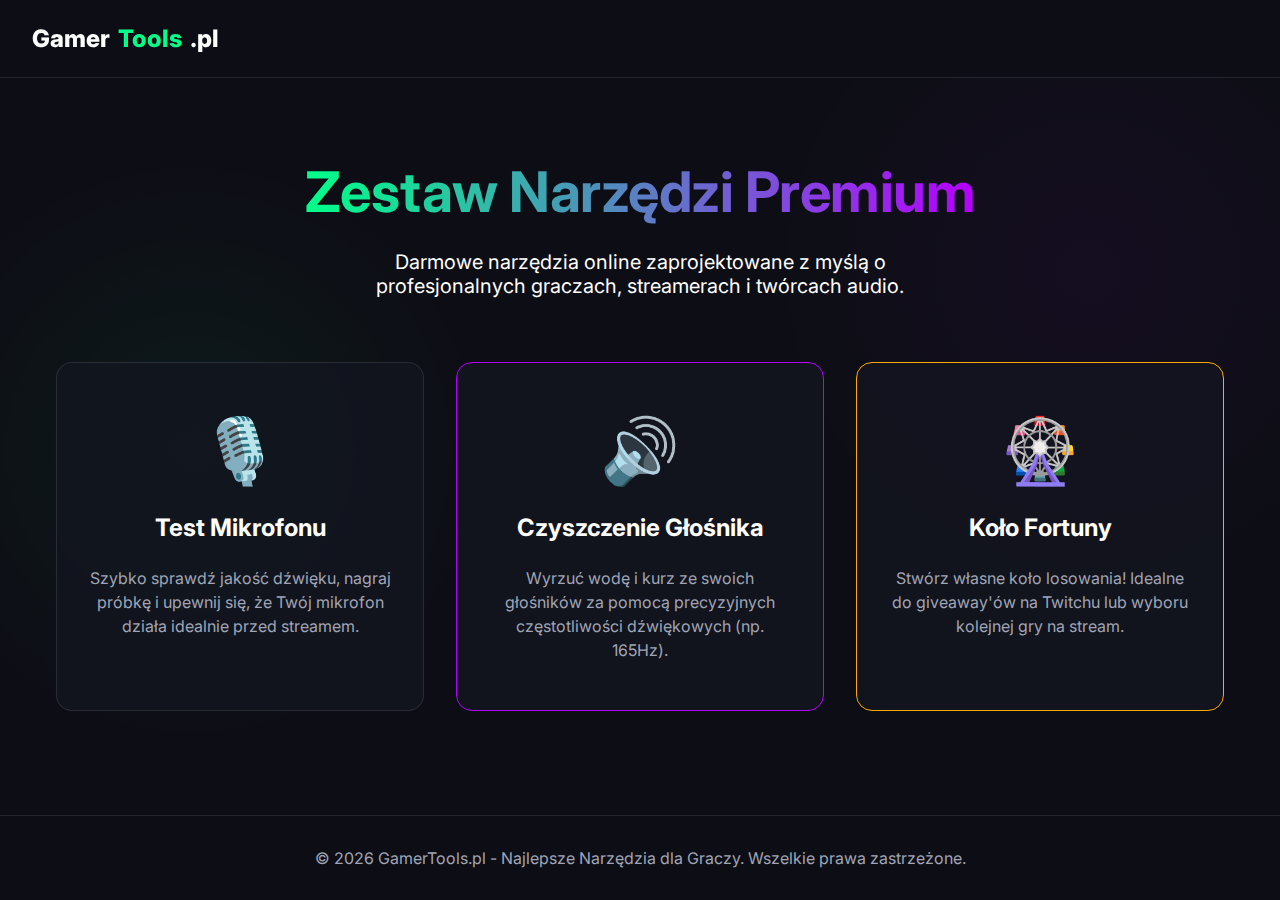
<file: index.html>
<!DOCTYPE html>
<html lang="pl">
<head>
    <meta charset="UTF-8">
    <meta name="viewport" content="width=device-width, initial-scale=1.0">
    <title>GamerTools.pl - Najlepsze Narzędzia dla Graczy i Streamerów</title>
    <meta name="description" content="Kolekcja darmowych narzędzi dla graczy. Przetestuj mikrofon online, wyczyść głośnik z wody i kurzu, stwórz własne koło fortuny.">
    <meta name="keywords" content="narzędzia dla graczy, test mikrofonu, czyszczenie głośnika, koło fortuny, web tools">
    <meta name="robots" content="index, follow">
        <meta name="google-site-verification" content="nsSO2STgIPS3Lub8CflWPER5SWYB-0OvEonJUPB_ysQ" />
    <link rel="canonical" href="https://narzedzia-graczy.github.io/poland/">

    <!-- Open Graph Tags -->
    <meta property="og:title" content="GamerTools.pl - Najlepsze Narzędzia dla Graczy i Streamerów">
    <meta property="og:description" content="Kolekcja darmowych narzędzi dla graczy. Przetestuj mikrofon, wyczyść głośnik z wody i kurzu, stwórz własne koło fortuny.">
    <meta property="og:type" content="website">
    <meta property="og:url" content="https://narzedzia-graczy.github.io/poland/">

    <!-- Schema Markup -->
    <script type="application/ld+json">
    {
      "@context": "https://schema.org",
      "@type": "WebSite",
      "name": "GamerTools.pl",
      "url": "https://narzedzia-graczy.github.io/poland/",
      "description": "Kolekcja darmowych narzędzi dla graczy online"
    }
    </script>

    <link href="https://fonts.googleapis.com/css2?family=Inter:wght@400;500;600;700&family=Outfit:wght@700;800&display=swap" rel="stylesheet">
    <link rel="stylesheet" href="assets/css/style.css">
    <style>
        .tools-grid {
            display: grid;
            grid-template-columns: repeat(auto-fit, minmax(300px, 1fr));
            gap: 2rem;
            margin-top: 3rem;
        }

        .tool-card {
            background: var(--panel-bg);
            border: 1px solid var(--border-color);
            border-radius: 16px;
            padding: 3rem 2rem;
            text-align: center;
            transition: all 0.3s ease;
            text-decoration: none;
            display: flex;
            flex-direction: column;
            align-items: center;
            gap: 1.5rem;
            position: relative;
            overflow: hidden;
        }

        .tool-card::before {
            content: '';
            position: absolute;
            top: 0;
            left: 0;
            right: 0;
            bottom: 0;
            background: radial-gradient(circle at center, rgba(0, 255, 136, 0.1), transparent 70%);
            opacity: 0;
            transition: opacity 0.3s ease;
        }

        .tool-card:hover {
            transform: translateY(-5px);
            box-shadow: var(--glass-shadow), var(--neon-glow);
            border-color: var(--primary-color);
        }

        .tool-card:hover::before {
            opacity: 1;
        }

        .tool-icon {
            font-size: 4rem;
            z-index: 1;
        }

        .tool-title {
            color: var(--text-main);
            font-size: 1.5rem;
            font-weight: 700;
            z-index: 1;
        }

        .tool-desc {
            color: var(--text-muted);
            font-size: 1rem;
            line-height: 1.5;
            z-index: 1;
        }
    </style>
</head>

<body>
    <header>
        <a href="/" class="logo">Gamer<span>Tools</span>.pl</a>
    </header>

    <main>
        <div class="text-center" style="margin-top: 2rem; margin-bottom: 4rem;">
            <h1 class="gradient-text mb-3" style="font-size: 3.5rem;">Zestaw Narzędzi Premium</h1>
            <p class="text-muted" style="font-size: 1.25rem; max-width: 600px; margin: 0 auto;">
                Darmowe narzędzia online zaprojektowane z myślą o profesjonalnych graczach, streamerach i twórcach
                audio.
            </p>
        </div>

        <div class="tools-grid">
            <a href="test-mikrofonu/" class="tool-card">
                <div class="tool-icon">🎙️</div>
                <div class="tool-title">Test Mikrofonu</div>
                <div class="tool-desc">Szybko sprawdź jakość dźwięku, nagraj próbkę i upewnij się, że Twój mikrofon
                    działa idealnie przed streamem.</div>
            </a>
            <a href="czyszczenie-glosnika/" class="tool-card" style="border-color: var(--secondary-color);">
                <div class="tool-icon">🔊</div>
                <div class="tool-title">Czyszczenie Głośnika</div>
                <div class="tool-desc">Wyrzuć wodę i kurz ze swoich głośników za pomocą precyzyjnych częstotliwości
                    dźwiękowych (np. 165Hz).</div>
            </a>
            <a href="kolo-fortuny/" class="tool-card" style="border-color: #ffaa00;">
                <div class="tool-icon">🎡</div>
                <div class="tool-title">Koło Fortuny</div>
                <div class="tool-desc">Stwórz własne koło losowania! Idealne do giveaway'ów na Twitchu lub wyboru
                    kolejnej gry na stream.</div>
            </a>
        </div>
    </main>

    <footer>
        <p>&copy; 2026 GamerTools.pl - Najlepsze Narzędzia dla Graczy. Wszelkie prawa zastrzeżone.</p>
    </footer>
</body>
</html>
</file>
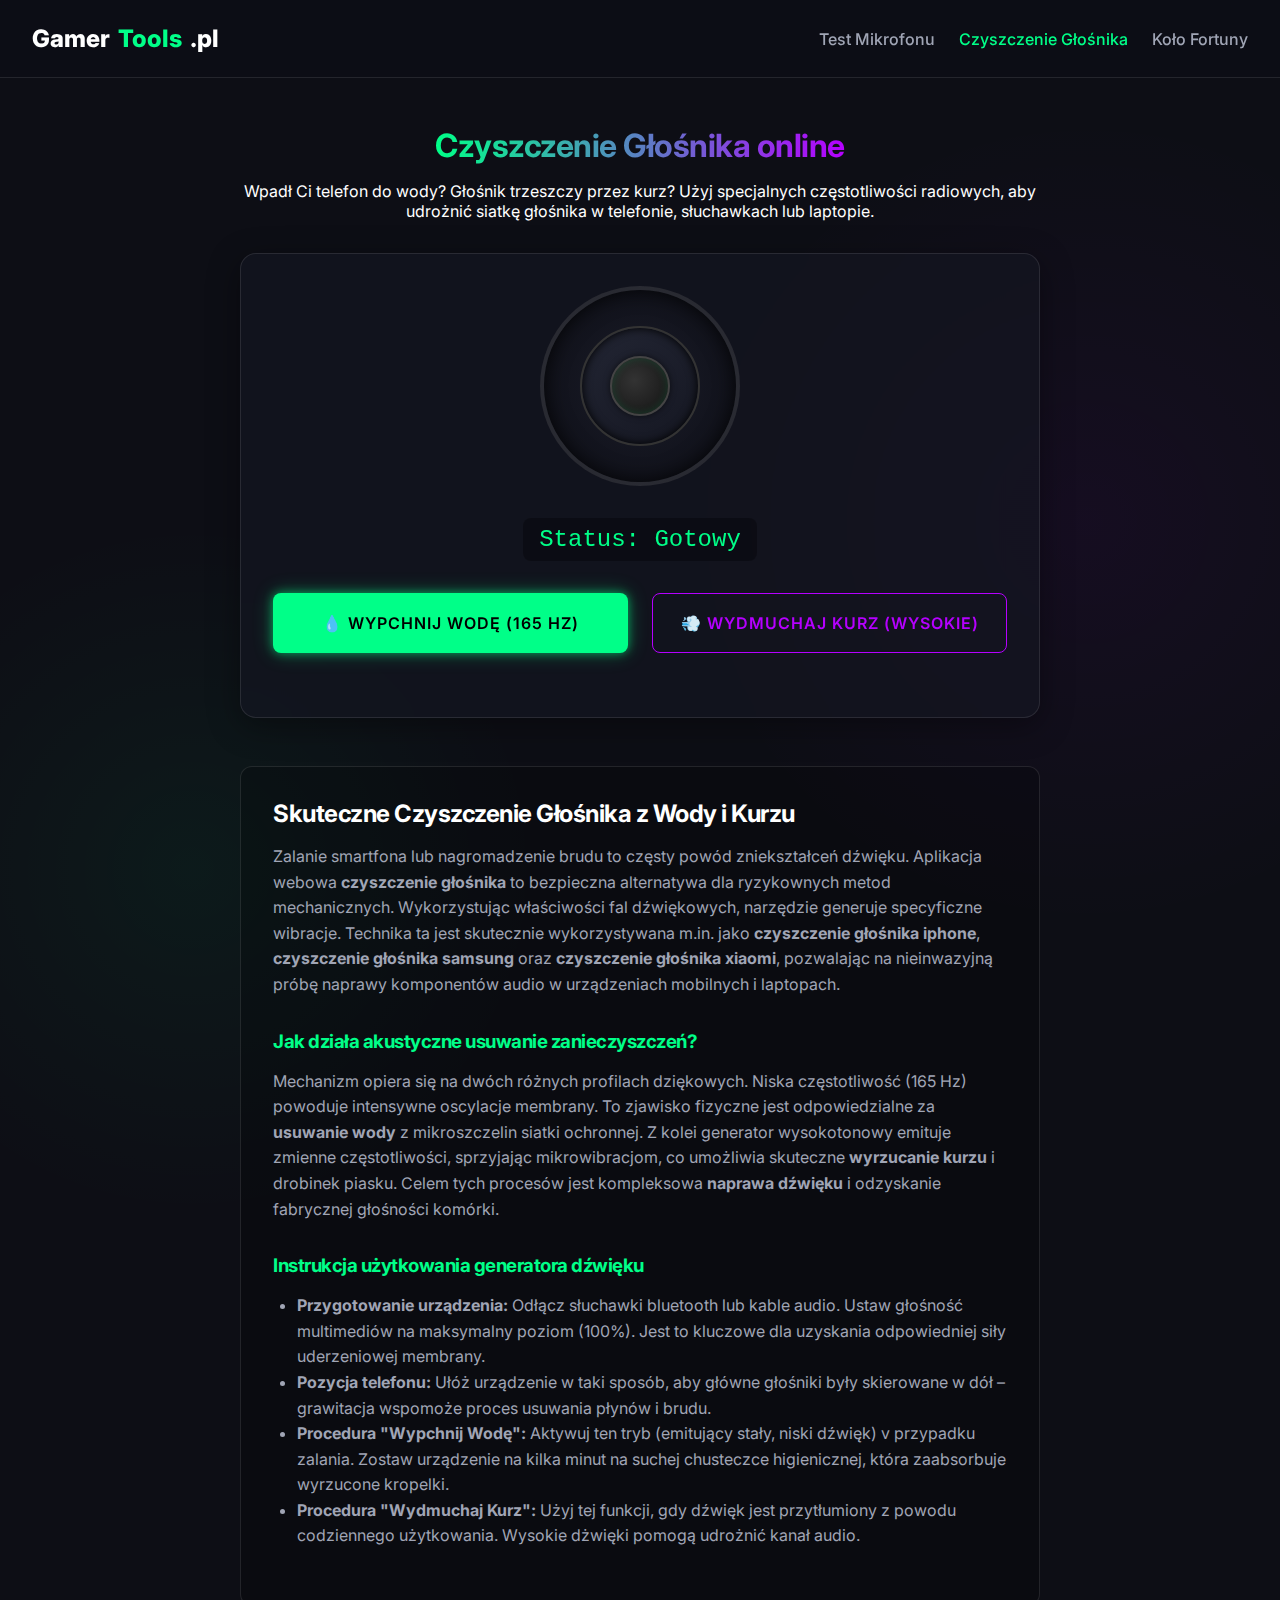
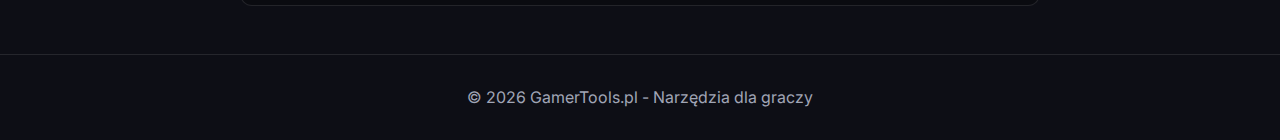
<file: czyszczenie-glosnika/index.html>
<!DOCTYPE html>
<html lang="pl">
<head>
    <meta charset="UTF-8">
    <meta name="viewport" content="width=device-width, initial-scale=1.0">
    <title>Czyszczenie Głośnika z Wody i Kurzu - Fix My Speaker | Gamer Tools</title>
    <meta name="description" content="Darmowe narzędzie do czyszczenia głośnika z wody i kurzu. Wykorzystaj specjalne częstotliwości (np. 165Hz), aby odblokować głośnik w telefonie lub słuchawkach.">
    <meta name="keywords" content="czyszczenie głośnika, usuń wodę z głośnika, czyszczenie kurzu głośnik, fix my speaker, 165hz dźwięk">
    <meta name="robots" content="index, follow">
    <link rel="canonical" href="https://narzedzia-graczy.github.io/poland/czyszczenie-glosnika/">

    <!-- Open Graph Tags -->
    <meta property="og:title" content="Czyszczenie Głośnika z Wody i Kurzu - Fix My Speaker | Gamer Tools">
    <meta property="og:description" content="Zalany telefon? Użyj naszego darmowego narzędzia webowego 165Hz, aby wypchnąć wodę i usunąć kurz z głośnika.">
    <meta property="og:type" content="website">
    <meta property="og:url" content="https://narzedzia-graczy.github.io/poland/czyszczenie-glosnika/">

    <!-- Schema Markup -->
    <script type="application/ld+json">
    {
      "@context": "https://schema.org",
      "@type": "WebApplication",
      "name": "Czyszczenie Głośnika",
      "url": "https://narzedzia-graczy.github.io/poland/czyszczenie-glosnika/",
      "applicationCategory": "UtilityApplication",
      "operatingSystem": "All",
      "description": "Narzędzie audio emitujące fale 165Hz, zaprojektowane do usuwania wody i kurzu z głośników smartfonów i laptopów."
    }
    </script>

    <link href="https://fonts.googleapis.com/css2?family=Inter:wght@400;500;600;700&family=Outfit:wght@700;800&display=swap" rel="stylesheet">
    <link rel="stylesheet" href="../assets/css/style.css">

    <style>
        .tool-container {
            max-width: 800px;
            margin: 0 auto;
        }

        .speaker-mockup {
            width: 200px;
            height: 200px;
            margin: 0 auto 2rem;
            background: radial-gradient(circle at center, #1a1c29 0%, #0d0e15 100%);
            border: 4px solid var(--border-color);
            border-radius: 50%;
            display: flex;
            align-items: center;
            justify-content: center;
            position: relative;
            box-shadow: inset 0 0 20px rgba(0, 0, 0, 0.8);
            transition: all 0.1s ease;
        }

        .speaker-cone {
            width: 120px;
            height: 120px;
            background: linear-gradient(145deg, #222533, #151722);
            border-radius: 50%;
            border: 2px solid #333;
            box-shadow: inset 0 0 10px #000;
        }

        .speaker-center {
            width: 60px;
            height: 60px;
            background: radial-gradient(circle at 40% 40%, #333, #111);
            border-radius: 50%;
            position: absolute;
            top: 50%;
            left: 50%;
            transform: translate(-50%, -50%);
            border: 2px solid #444;
            box-shadow: inset 0 0 8px rgba(0, 255, 136, 0.15), 0 0 6px rgba(0, 0, 0, 0.6);
        }

        /* Animation classes */
        .vibrate-water {
            animation: shakeWater 0.05s linear infinite;
            border-color: var(--primary-color);
            box-shadow: 0 0 30px rgba(0, 255, 136, 0.4);
        }

        .vibrate-dust {
            animation: shakeDust 0.02s linear infinite;
            border-color: var(--secondary-color);
            box-shadow: 0 0 30px rgba(181, 0, 255, 0.4);
        }

        @keyframes shakeWater {
            0% { transform: translate(1px, 1px) rotate(0deg); }
            10% { transform: translate(-1px, -2px) rotate(-1deg); }
            20% { transform: translate(-3px, 0px) rotate(1deg); }
            30% { transform: translate(3px, 2px) rotate(0deg); }
            40% { transform: translate(1px, -1px) rotate(1deg); }
            50% { transform: translate(-1px, 2px) rotate(-1deg); }
            60% { transform: translate(-3px, 1px) rotate(0deg); }
            70% { transform: translate(3px, 1px) rotate(-1deg); }
            80% { transform: translate(-1px, -1px) rotate(1deg); }
            90% { transform: translate(1px, 2px) rotate(0deg); }
            100% { transform: translate(1px, -2px) rotate(-1deg); }
        }

        @keyframes shakeDust {
            0% { transform: translate(0.5px, 0.5px); }
            50% { transform: translate(-0.5px, -0.5px); }
            100% { transform: translate(0.5px, 0.5px); }
        }

        .controls {
            display: grid;
            grid-template-columns: 1fr 1fr;
            gap: 1.5rem;
            margin-bottom: 2rem;
        }

        @media (max-width: 600px) {
            .controls {
                grid-template-columns: 1fr;
            }
        }

        .stop-btn {
            width: 100%;
            background: #ff3366 !important;
            color: white !important;
            box-shadow: 0 0 15px rgba(255, 51, 102, 0.5) !important;
            display: none;
        }

        .stop-btn.show {
            display: inline-flex;
        }

        .freq-display {
            font-size: 1.5rem;
            font-family: monospace;
            color: var(--primary-color);
            background: rgba(0, 0, 0, 0.3);
            padding: 0.5rem 1rem;
            border-radius: 8px;
            display: inline-block;
            margin-bottom: 2rem;
        }
    </style>
</head>

<body>

    <header>
        <a href="../" class="logo">Gamer<span>Tools</span>.pl</a>
        <nav class="nav-links">
            <a href="/poland/test-mikrofonu">Test Mikrofonu</a>
            <a href="/poland/czyszczenie-glosnika" class="active">Czyszczenie Głośnika</a>
            <a href="/poland/kolo-fortuny">Koło Fortuny</a>
        </nav>
    </header>

    <main>
        <div class="tool-container text-center">
            <h1 class="gradient-text mb-2">Czyszczenie Głośnika online</h1>
            <p class="text-muted mb-4">Wpadł Ci telefon do wody? Głośnik trzeszczy przez kurz? Użyj specjalnych
                częstotliwości radiowych, aby udrożnić siatkę głośnika w telefonie, słuchawkach lub laptopie.</p>

            <div class="glass-panel">
                <div class="speaker-mockup" id="speakerIcon">
                    <div class="speaker-cone"></div>
                    <div class="speaker-center"></div>
                </div>

                <div class="freq-display" id="freqDisplay">Status: Gotowy</div>

                <div class="controls" id="actionControls">
                    <button class="btn btn-primary" id="btnWater" style="height: 60px;">
                        💧 Wypchnij Wodę (165 Hz)
                    </button>
                    <button class="btn btn-secondary" id="btnDust" style="height: 60px;">
                        💨 Wydmuchaj Kurz (Wysokie)
                    </button>
                </div>

                <button class="btn stop-btn" id="btnStop" style="height: 60px;">
                    <svg width="24" height="24" viewBox="0 0 24 24" fill="none" stroke="currentColor" stroke-width="2" stroke-linecap="round" stroke-linejoin="round">
                        <rect x="3" y="3" width="18" height="18" rx="2" ry="2"></rect>
                    </svg>
                    ZATRZYMAJ DŹWIĘK
                </button>
            </div>

            <div style="margin-top: 3rem; text-align: left; background: rgba(0,0,0,0.2); padding: 2rem; border-radius: 12px; border: 1px solid var(--border-color);">
                <h2 class="mb-2">Skuteczne Czyszczenie Głośnika z Wody i Kurzu</h2>
                <p style="color: var(--text-muted); line-height: 1.6; margin-bottom: 1rem;">
                    Zalanie smartfona lub nagromadzenie brudu to częsty powód zniekształceń dźwięku. Aplikacja webowa
                    <strong>czyszczenie głośnika</strong> to bezpieczna alternatywa dla ryzykownych metod mechanicznych.
                    Wykorzystując właściwości fal dźwiękowych, narzędzie generuje specyficzne wibracje. Technika ta jest
                    skutecznie wykorzystywana m.in. jako <strong>czyszczenie głośnika iphone</strong>,
                    <strong>czyszczenie głośnika samsung</strong> oraz <strong>czyszczenie głośnika xiaomi</strong>,
                    pozwalając na nieinwazyjną próbę naprawy komponentów audio w urządzeniach mobilnych i laptopach.
                </p>

                <h3 class="mb-2" style="color: var(--primary-color); margin-top: 2rem;">Jak działa akustyczne usuwanie
                    zanieczyszczeń?</h3>
                <p style="color: var(--text-muted); line-height: 1.6; margin-bottom: 1rem;">
                    Mechanizm opiera się na dwóch różnych profilach dziękowych. Niska częstotliwość (165 Hz) powoduje
                    intensywne oscylacje membrany. To zjawisko fizyczne jest odpowiedzialne za <strong>usuwanie
                        wody</strong> z mikroszczelin siatki ochronnej. Z kolei generator wysokotonowy emituje zmienne
                    częstotliwości, sprzyjając mikrowibracjom, co umożliwia skuteczne <strong>wyrzucanie kurzu</strong>
                    i drobinek piasku. Celem tych procesów jest kompleksowa <strong>naprawa dźwięku</strong> i
                    odzyskanie fabrycznej głośności komórki.
                </p>

                <h3 class="mb-2" style="color: var(--primary-color); margin-top: 2rem;">Instrukcja użytkowania
                    generatora dźwięku</h3>
                <ul style="color: var(--text-muted); line-height: 1.6; padding-left: 1.5rem; margin-bottom: 1.5rem;">
                    <li><strong>Przygotowanie urządzenia:</strong> Odłącz słuchawki bluetooth lub kable audio. Ustaw
                        głośność multimediów na maksymalny poziom (100%). Jest to kluczowe dla uzyskania odpowiedniej
                        siły uderzeniowej membrany.</li>
                    <li><strong>Pozycja telefonu:</strong> Ułóż urządzenie w taki sposób, aby główne głośniki były
                        skierowane w dół – grawitacja wspomoże proces usuwania płynów i brudu.</li>
                    <li><strong>Procedura "Wypchnij Wodę":</strong> Aktywuj ten tryb (emitujący stały, niski dźwięk) v
                        przypadku zalania. Zostaw urządzenie na kilka minut na suchej chusteczce higienicznej, która
                        zaabsorbuje wyrzucone kropelki.</li>
                    <li><strong>Procedura "Wydmuchaj Kurz":</strong> Użyj tej funkcji, gdy dźwięk jest przytłumiony z
                        powodu codziennego użytkowania. Wysokie dżwięki pomogą udrożnić kanał audio.</li>
                </ul>
            </div>
        </div>
    </main>

    <footer>
        <p>&copy; 2026 GamerTools.pl - Narzędzia dla graczy</p>
    </footer>

    <script>
        const btnWater = document.getElementById('btnWater');
        const btnDust = document.getElementById('btnDust');
        const btnStop = document.getElementById('btnStop');
        const speakerIcon = document.getElementById('speakerIcon');
        const freqDisplay = document.getElementById('freqDisplay');
        const actionControls = document.getElementById('actionControls');

        let audioCtx;
        let oscillator;
        let gainNode;
        let activeInterval;

        function initAudio() {
            if (!audioCtx) {
                audioCtx = new (window.AudioContext || window.webkitAudioContext)();
            }
        }

        function playTone(type) {
            initAudio();
            stopTone();

            actionControls.style.display = 'none';
            btnStop.classList.add('show');

            oscillator = audioCtx.createOscillator();
            gainNode = audioCtx.createGain();

            oscillator.connect(gainNode);
            gainNode.connect(audioCtx.destination);

            if (type === 'water') {
                oscillator.type = 'sine';
                oscillator.frequency.value = 165;
                speakerIcon.className = 'speaker-mockup vibrate-water';
                freqDisplay.textContent = 'Głośność na MAX! (Odtwarzanie 165Hz)';
                freqDisplay.style.color = 'var(--primary-color)';
            } else if (type === 'dust') {
                oscillator.type = 'square';
                let freq = 800;

                activeInterval = setInterval(() => {
                    freq = freq > 1000 ? 500 : freq + 100;
                    if (oscillator) {
                        oscillator.frequency.setValueAtTime(freq, audioCtx.currentTime);
                    }
                }, 100);

                speakerIcon.className = 'speaker-mockup vibrate-dust';
                freqDisplay.textContent = 'Trwa wydmuchiwanie kurzu...';
                freqDisplay.style.color = 'var(--secondary-color)';
            }

            oscillator.start();
        }

        function stopTone() {
            if (oscillator) {
                oscillator.stop();
                oscillator.disconnect();
                oscillator = null;
            }
            if (activeInterval) {
                clearInterval(activeInterval);
            }
            if (audioCtx) {
                audioCtx.suspend();
                setTimeout(() => audioCtx.resume(), 50);
            }

            speakerIcon.className = 'speaker-mockup';
            freqDisplay.textContent = 'Status: Gotowy';
            freqDisplay.style.color = 'var(--text-muted)';

            actionControls.style.display = 'grid';
            btnStop.classList.remove('show');
        }

        btnWater.addEventListener('click', () => playTone('water'));
        btnDust.addEventListener('click', () => playTone('dust'));
        btnStop.addEventListener('click', stopTone);
    </script>
</body>
</html>
</file>
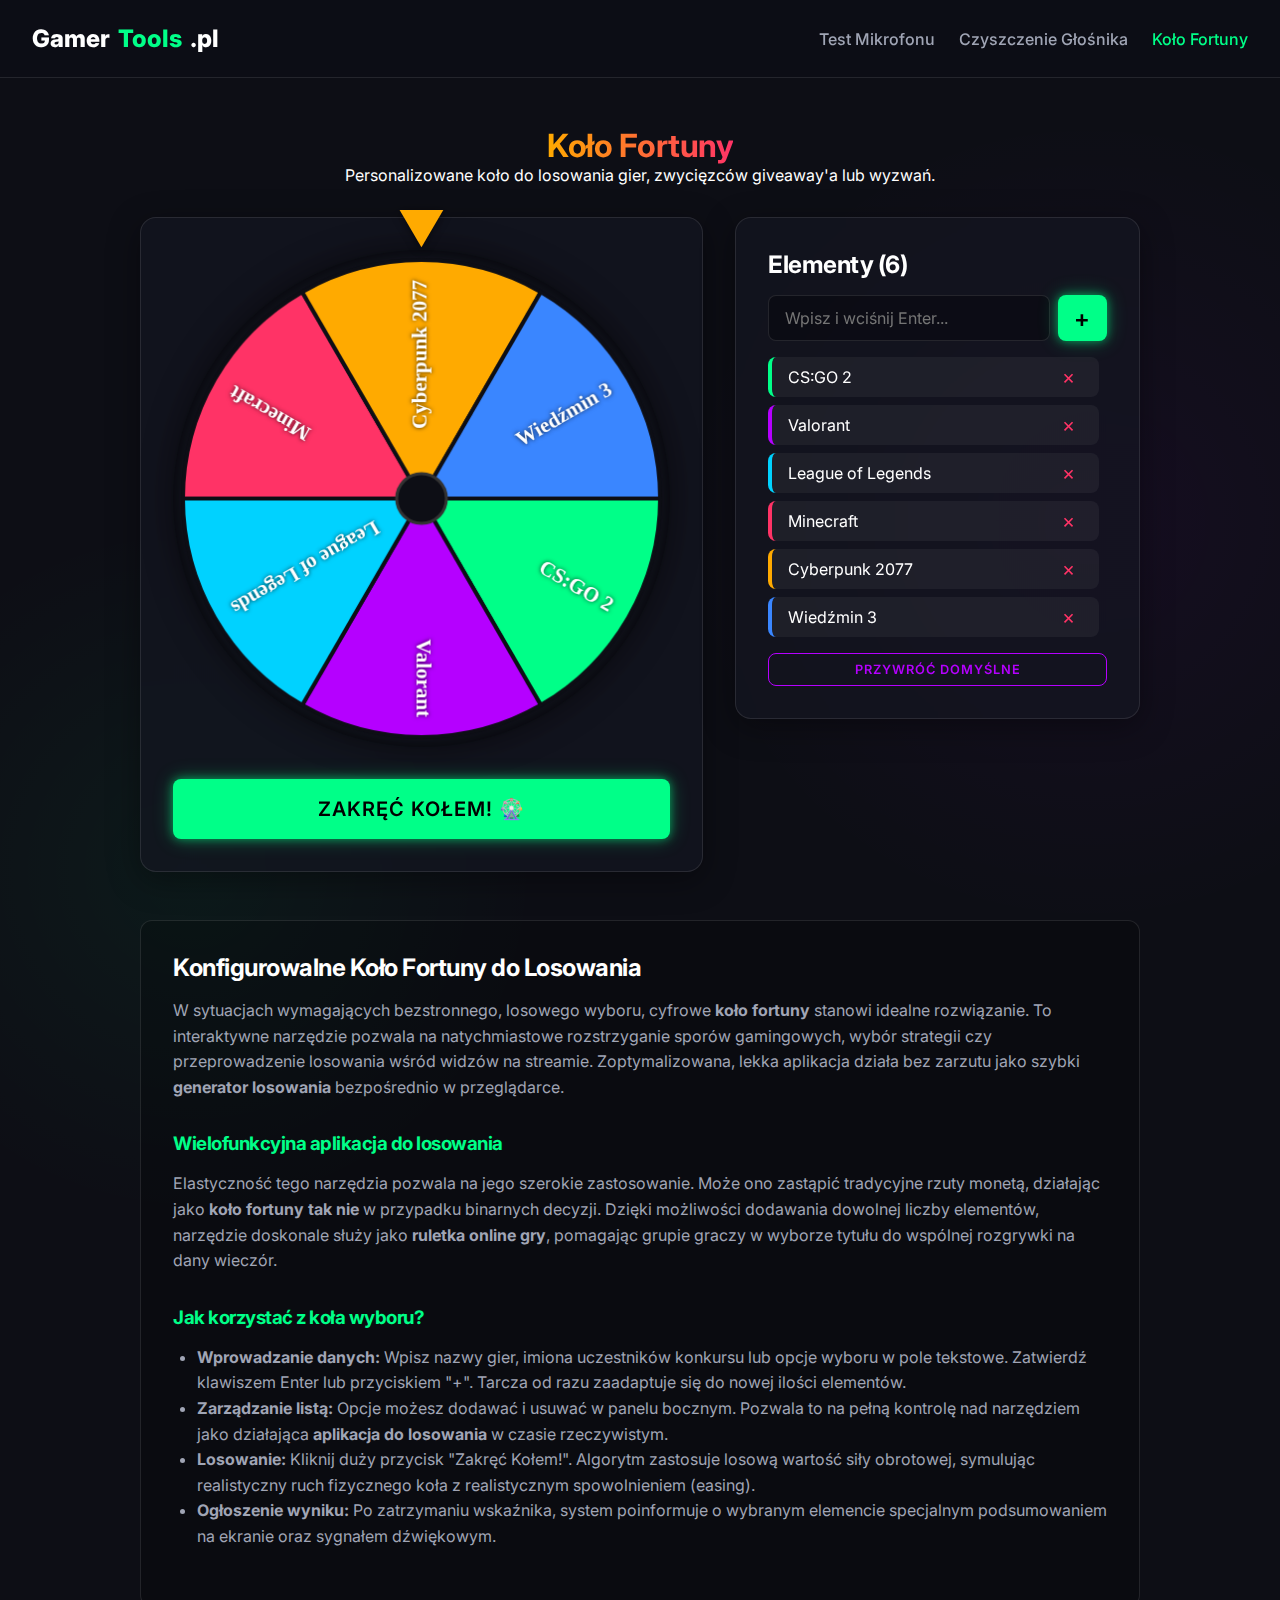
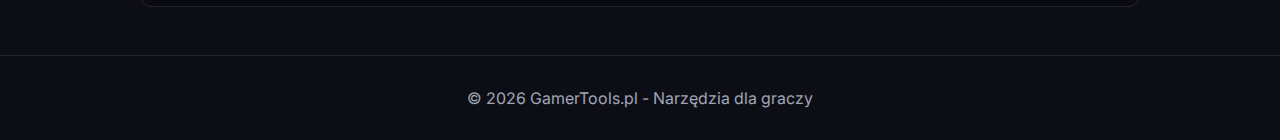
<file: kolo-fortuny/index.html>
<!DOCTYPE html>
<html lang="pl">
<head>
    <meta charset="UTF-8">
    <meta name="viewport" content="width=device-width, initial-scale=1.0">
    <title>Koło Fortuny - Losowanie Online dla Graczy | Gamer Tools</title>
    <meta name="description" content="Stwórz własne koło fortuny online. Idealne rozwiązanie do losowania gier, giveaway'ów na Twitchu i podejmowania losowych decyzji.">
    <meta name="keywords" content="koło fortuny, losowanie online, ruletka, wybór gry, narzędzia dla streamerów">
    <meta name="robots" content="index, follow">
    <link rel="canonical" href="https://narzedzia-graczy.github.io/poland/kolo-fortuny/">

    <!-- Open Graph Tags -->
    <meta property="og:title" content="Koło Fortuny - Losowanie Online dla Graczy | Gamer Tools">
    <meta property="og:description" content="Stwórz własne koło fortuny online. Idealne rozwiązanie do losowania gier, giveaway'ów.">
    <meta property="og:type" content="website">
    <meta property="og:url" content="https://narzedzia-graczy.github.io/poland/kolo-fortuny/">

    <!-- Schema Markup -->
    <script type="application/ld+json">
    {
      "@context": "https://schema.org",
      "@type": "WebApplication",
      "name": "Koło Fortuny",
      "url": "https://narzedzia-graczy.github.io/poland/kolo-fortuny/",
      "applicationCategory": "EntertainmentApplication",
      "operatingSystem": "All",
      "description": "Interaktywna aplikacja webowa do losowania opcji, gier i zwycięzców za pomocą wirtualnego koła fortuny."
    }
    </script>

    <link href="https://fonts.googleapis.com/css2?family=Inter:wght@400;500;600;700&family=Outfit:wght@700;800&display=swap" rel="stylesheet">
    <link rel="stylesheet" href="../assets/css/style.css">

    <style>
        .layout-grid {
            display: grid;
            grid-template-columns: 2fr 1fr;
            gap: 2rem;
            max-width: 1000px;
            margin: 0 auto;
            align-items: start;
        }

        @media (max-width: 768px) {
            .layout-grid {
                grid-template-columns: 1fr;
            }
        }

        .wheel-container {
            position: relative;
            display: flex;
            flex-direction: column;
            align-items: center;
            justify-content: center;
        }

        .pointer {
            position: absolute;
            top: -20px;
            left: 50%;
            transform: translateX(-50%);
            font-size: 3rem;
            color: #ffaa00;
            z-index: 10;
            filter: drop-shadow(0 2px 4px rgba(0, 0, 0, 0.5));
        }

        #wheelCanvas {
            border-radius: 50%;
            box-shadow: 0 0 30px rgba(0, 0, 0, 0.5), inset 0 0 20px rgba(0, 0, 0, 0.8);
            max-width: 100%;
            height: auto;
            transition: filter 0.3s ease;
        }

        .options-list {
            margin-top: 1rem;
            display: flex;
            flex-direction: column;
            gap: 0.5rem;
            max-height: 400px;
            overflow-y: auto;
            padding-right: 0.5rem;
        }

        /* Scrollbar styling */
        .options-list::-webkit-scrollbar {
            width: 6px;
        }

        .options-list::-webkit-scrollbar-track {
            background: rgba(0, 0, 0, 0.2);
            border-radius: 4px;
        }

        .options-list::-webkit-scrollbar-thumb {
            background: var(--primary-color);
            border-radius: 4px;
        }

        .option-item {
            display: flex;
            justify-content: space-between;
            align-items: center;
            background: rgba(255, 255, 255, 0.05);
            padding: 0.5rem 1rem;
            border-radius: 8px;
            border-left: 4px solid var(--primary-color);
        }

        .btn-remove {
            background: none;
            border: none;
            color: #ff3366;
            cursor: pointer;
            font-size: 1.25rem;
            padding: 0 0.5rem;
            transition: transform 0.2s;
        }

        .btn-remove:hover {
            transform: scale(1.2);
        }

        .input-group {
            display: flex;
            gap: 0.5rem;
            margin-top: 1rem;
        }

        .input-group input {
            flex: 1;
            padding: 0.75rem 1rem;
            border-radius: 8px;
            border: 1px solid var(--border-color);
            background: rgba(0, 0, 0, 0.3);
            color: white;
            font-size: 1rem;
        }

        .input-group input:focus {
            outline: none;
            border-color: var(--primary-color);
        }

        /* Winner Modal */
        .modal {
            display: none;
            position: fixed;
            top: 0;
            left: 0;
            width: 100%;
            height: 100%;
            background: rgba(0, 0, 0, 0.8);
            backdrop-filter: blur(5px);
            z-index: 1000;
            align-items: center;
            justify-content: center;
        }

        .modal.show {
            display: flex;
        }

        .modal-content {
            background: var(--panel-bg);
            border: 1px solid var(--primary-color);
            box-shadow: 0 0 50px rgba(0, 255, 136, 0.3);
            border-radius: 16px;
            padding: 3rem;
            text-align: center;
            animation: popIn 0.5s cubic-bezier(0.175, 0.885, 0.32, 1.275);
            max-width: 90%;
            width: 400px;
        }

        @keyframes popIn {
            0% { transform: scale(0.5); opacity: 0; }
            100% { transform: scale(1); opacity: 1; }
        }

        #winnerName {
            font-size: 2.5rem;
            color: #ffaa00;
            margin: 1.5rem 0;
            font-weight: 800;
            word-wrap: break-word;
        }
    </style>
</head>

<body>

    <header>
        <a href="../" class="logo">Gamer<span>Tools</span>.pl</a>
        <nav class="nav-links">
            <a href="/poland/test-mikrofonu">Test Mikrofonu</a>
            <a href="/poland/czyszczenie-glosnika">Czyszczenie Głośnika</a>
            <a href="/poland/kolo-fortuny" class="active">Koło Fortuny</a>
        </nav>
    </header>

    <main>
        <div class="text-center mb-4">
            <h1 class="gradient-text" style="background: linear-gradient(90deg, #ffaa00, #ff3366); -webkit-background-clip: text; background-clip: text;">Koło Fortuny</h1>
            <p class="text-muted">Personalizowane koło do losowania gier, zwycięzców giveaway'a lub wyzwań.</p>
        </div>

        <div class="layout-grid">
            <!-- Left: Wheel -->
            <div class="glass-panel wheel-container">
                <div class="pointer">▼</div>
                <canvas id="wheelCanvas" width="500" height="500"></canvas>

                <button id="btnSpin" class="btn btn-primary" style="margin-top: 2rem; width: 100%; height: 60px; font-size: 1.25rem;">
                    Zakręć Kołem! 🎡
                </button>
            </div>

            <!-- Right: Options -->
            <div class="glass-panel">
                <h2 class="mb-2">Elementy (<span id="countDisplay">6</span>)</h2>

                <div class="input-group">
                    <input type="text" id="newOption" placeholder="Wpisz i wciśnij Enter..." maxlength="30">
                    <button class="btn btn-primary" id="btnAdd" style="padding: 0 1rem; font-size: 1.5rem;">+</button>
                </div>

                <div class="options-list" id="optionsList"></div>

                <button id="btnReset" class="btn btn-secondary" style="width: 100%; margin-top: 1rem; font-size: 0.8rem; padding: 0.5rem;">
                    Przywróć Domyślne
                </button>
            </div>
        </div>

        <div style="max-width: 1000px; margin: 3rem auto 0; text-align: left; background: rgba(0,0,0,0.2); padding: 2rem; border-radius: 12px; border: 1px solid var(--border-color);">
            <h2 class="mb-2">Konfigurowalne Koło Fortuny do Losowania</h2>
            <p style="color: var(--text-muted); line-height: 1.6; margin-bottom: 1rem;">
                W sytuacjach wymagających bezstronnego, losowego wyboru, cyfrowe <strong>koło fortuny</strong> stanowi idealne rozwiązanie. To interaktywne narzędzie pozwala na natychmiastowe rozstrzyganie sporów gamingowych, wybór strategii czy przeprowadzenie losowania wśród widzów na streamie. Zoptymalizowana, lekka aplikacja działa bez zarzutu jako szybki <strong>generator losowania</strong> bezpośrednio w przeglądarce.
            </p>

            <h3 class="mb-2" style="color: var(--primary-color); margin-top: 2rem;">Wielofunkcyjna aplikacja do losowania</h3>
            <p style="color: var(--text-muted); line-height: 1.6; margin-bottom: 1rem;">
                Elastyczność tego narzędzia pozwala na jego szerokie zastosowanie. Może ono zastąpić tradycyjne rzuty monetą, działając jako <strong>koło fortuny tak nie</strong> w przypadku binarnych decyzji. Dzięki możliwości dodawania dowolnej liczby elementów, narzędzie doskonale służy jako <strong>ruletka online gry</strong>, pomagając grupie graczy w wyborze tytułu do wspólnej rozgrywki na dany wieczór.
            </p>

            <h3 class="mb-2" style="color: var(--primary-color); margin-top: 2rem;">Jak korzystać z koła wyboru?</h3>
            <ul style="color: var(--text-muted); line-height: 1.6; padding-left: 1.5rem; margin-bottom: 1.5rem;">
                <li><strong>Wprowadzanie danych:</strong> Wpisz nazwy gier, imiona uczestników konkursu lub opcje wyboru w pole tekstowe. Zatwierdź klawiszem Enter lub przyciskiem "+". Tarcza od razu zaadaptuje się do nowej ilości elementów.</li>
                <li><strong>Zarządzanie listą:</strong> Opcje możesz dodawać i usuwać w panelu bocznym. Pozwala to na pełną kontrolę nad narzędziem jako działająca <strong>aplikacja do losowania</strong> w czasie rzeczywistym.</li>
                <li><strong>Losowanie:</strong> Kliknij duży przycisk "Zakręć Kołem!". Algorytm zastosuje losową wartość siły obrotowej, symulując realistyczny ruch fizycznego koła z realistycznym spowolnieniem (easing).</li>
                <li><strong>Ogłoszenie wyniku:</strong> Po zatrzymaniu wskaźnika, system poinformuje o wybranym elemencie specjalnym podsumowaniem na ekranie oraz sygnałem dźwiękowym.</li>
            </ul>
        </div>
    </main>

    <!-- Winner Modal -->
    <div class="modal" id="winnerModal">
        <div class="modal-content">
            <h2 style="color: white; margin-bottom: 0;">🎉 Wylosowano: 🎉</h2>
            <div id="winnerName"></div>
            <button class="btn btn-primary" onclick="closeModal()" style="width: 100%;">Super!</button>
        </div>
    </div>

    <footer>
        <p>&copy; 2026 GamerTools.pl - Narzędzia dla graczy</p>
    </footer>

    <script>
        const canvas = document.getElementById('wheelCanvas');
        const ctx = canvas.getContext('2d');
        const btnSpin = document.getElementById('btnSpin');
        const optionsList = document.getElementById('optionsList');
        const inputNew = document.getElementById('newOption');
        const btnAdd = document.getElementById('btnAdd');
        const countDisplay = document.getElementById('countDisplay');

        let segments = ["CS:GO 2", "Valorant", "League of Legends", "Minecraft", "Cyberpunk 2077", "Wiedźmin 3"];
        const colors = ["#00ff88", "#b500ff", "#00d2ff", "#ff3366", "#ffaa00", "#3a86ff", "#8338ec", "#fb5607"];

        let currentRotation = 0;
        let isSpinning = false;
        let animationFrame;

        let tickAudioContext;
        function initAudio() {
            if (!tickAudioContext) {
                tickAudioContext = new (window.AudioContext || window.webkitAudioContext)();
            }
        }

        function playTick() {
            if (!tickAudioContext) return;
            const osc = tickAudioContext.createOscillator();
            const gainNode = tickAudioContext.createGain();
            osc.type = 'sine';
            osc.frequency.setValueAtTime(800, tickAudioContext.currentTime);
            osc.frequency.exponentialRampToValueAtTime(0.01, tickAudioContext.currentTime + 0.05);
            gainNode.gain.setValueAtTime(0.1, tickAudioContext.currentTime);
            gainNode.gain.exponentialRampToValueAtTime(0.01, tickAudioContext.currentTime + 0.05);
            osc.connect(gainNode);
            gainNode.connect(tickAudioContext.destination);
            osc.start();
            osc.stop(tickAudioContext.currentTime + 0.05);
        }

        function playWinSound() {
            if (!tickAudioContext) return;
            const osc = tickAudioContext.createOscillator();
            const gain = tickAudioContext.createGain();
            osc.type = 'square';
            osc.frequency.setValueAtTime(400, tickAudioContext.currentTime);
            osc.frequency.setValueAtTime(600, tickAudioContext.currentTime + 0.1);
            osc.frequency.setValueAtTime(800, tickAudioContext.currentTime + 0.2);
            gain.gain.setValueAtTime(0.2, tickAudioContext.currentTime);
            gain.gain.exponentialRampToValueAtTime(0.01, tickAudioContext.currentTime + 0.6);
            osc.connect(gain);
            gain.connect(tickAudioContext.destination);
            osc.start();
            osc.stop(tickAudioContext.currentTime + 0.6);
        }

        function drawWheel() {
            const centerX = canvas.width / 2;
            const centerY = canvas.height / 2;
            const radius = canvas.width / 2 - 10;
            ctx.clearRect(0, 0, canvas.width, canvas.height);
            if (segments.length === 0) return;
            const arcSize = (2 * Math.PI) / segments.length;
            ctx.save();
            ctx.translate(centerX, centerY);
            ctx.rotate(currentRotation);
            for (let i = 0; i < segments.length; i++) {
                ctx.beginPath();
                ctx.moveTo(0, 0);
                ctx.arc(0, 0, radius, i * arcSize, (i + 1) * arcSize);
                ctx.closePath();
                ctx.fillStyle = colors[i % colors.length];
                ctx.fill();
                ctx.lineWidth = 4;
                ctx.strokeStyle = "#0D0E15";
                ctx.stroke();
                ctx.save();
                ctx.rotate(i * arcSize + arcSize / 2);
                ctx.textAlign = "right";
                ctx.fillStyle = "#ffffff";
                const fontSize = Math.max(14, 24 - (segments.length * 0.5));
                ctx.font = `bold ${fontSize}px Inter`;
                ctx.shadowColor = "rgba(0,0,0,0.8)";
                ctx.shadowBlur = 4;
                ctx.fillText(segments[i], radius - 20, 5);
                ctx.restore();
            }
            ctx.beginPath();
            ctx.arc(0, 0, 25, 0, 2 * Math.PI);
            ctx.fillStyle = '#0d0e15';
            ctx.fill();
            ctx.strokeStyle = '#333';
            ctx.lineWidth = 3;
            ctx.stroke();
            ctx.restore();
        }

        let lastPassedSegment = -1;
        function spin() {
            if (isSpinning || segments.length === 0) return;
            initAudio();
            isSpinning = true;
            btnSpin.disabled = true;
            const spinAngle = (Math.random() * Math.PI * 2) + (Math.PI * 10);
            const duration = 5000;
            const start = performance.now();
            const startRotation = currentRotation;
            const arcSize = (2 * Math.PI) / segments.length;
            function animate(timestamp) {
                const elapsed = timestamp - start;
                let progress = elapsed / duration;
                if (progress > 1) progress = 1;
                const easeOut = 1 - Math.pow(1 - progress, 3);
                currentRotation = startRotation + (spinAngle * easeOut);
                const normalizedRotation = currentRotation % (2 * Math.PI);
                const currentSegmentPassed = Math.floor(normalizedRotation / arcSize);
                if (currentSegmentPassed !== lastPassedSegment && progress < 0.98) {
                    playTick();
                    lastPassedSegment = currentSegmentPassed;
                }
                drawWheel();
                if (progress < 1) {
                    animationFrame = requestAnimationFrame(animate);
                } else {
                    isSpinning = false;
                    btnSpin.disabled = false;
                    const finalRotation = currentRotation % (2 * Math.PI);
                    let angleAtTop = (3 * Math.PI / 2) - finalRotation;
                    while (angleAtTop < 0) angleAtTop += 2 * Math.PI;
                    while (angleAtTop >= 2 * Math.PI) angleAtTop -= 2 * Math.PI;
                    const winningIndex = Math.floor(angleAtTop / arcSize);
                    showWinner(segments[winningIndex]);
                }
            }
            requestAnimationFrame(animate);
        }

        function showWinner(name) {
            playWinSound();
            document.getElementById('winnerName').textContent = name;
            document.getElementById('winnerModal').classList.add('show');
        }

        function closeModal() {
            document.getElementById('winnerModal').classList.remove('show');
        }

        function updateUI() {
            optionsList.innerHTML = '';
            countDisplay.textContent = segments.length;
            segments.forEach((seg, index) => {
                const div = document.createElement('div');
                div.className = 'option-item';
                div.style.borderLeftColor = colors[index % colors.length];
                const span = document.createElement('span');
                span.textContent = seg;
                const btn = document.createElement('button');
                btn.className = 'btn-remove';
                btn.innerHTML = '×';
                btn.onclick = () => removeOption(index);
                div.appendChild(span);
                div.appendChild(btn);
                optionsList.appendChild(div);
            });
            drawWheel();
        }

        function addOption() {
            const val = inputNew.value.trim();
            if (val && segments.length < 20) {
                segments.push(val);
                inputNew.value = '';
                updateUI();
            }
        }

        function removeOption(index) {
            segments.splice(index, 1);
            updateUI();
        }

        btnAdd.addEventListener('click', addOption);
        inputNew.addEventListener('keypress', (e) => {
            if (e.key === 'Enter') addOption();
        });
        btnSpin.addEventListener('click', spin);
        document.getElementById('btnReset').addEventListener('click', () => {
            segments = ["CS:GO 2", "Valorant", "League of Legends", "Minecraft", "Cyberpunk 2077", "Wiedźmin 3"];
            updateUI();
        });

        updateUI();
    </script>
</body>
</html>
</file>
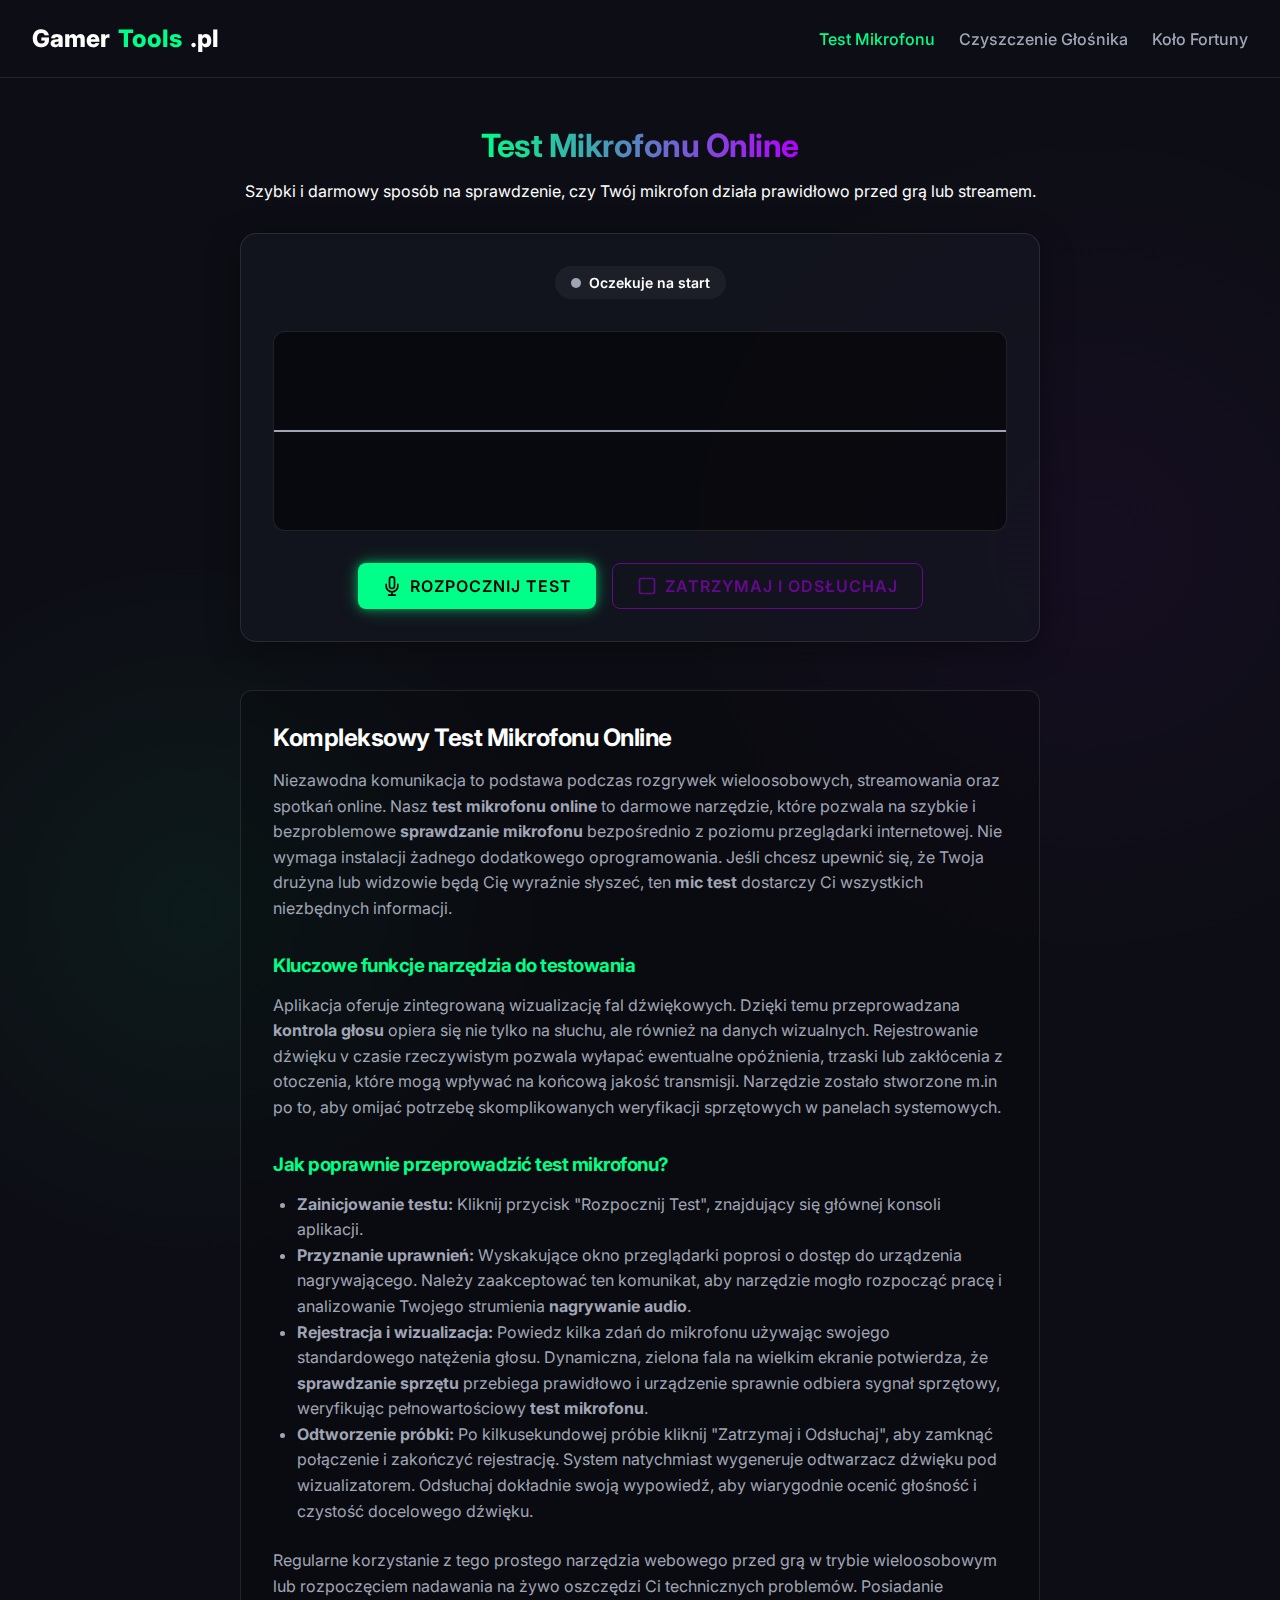
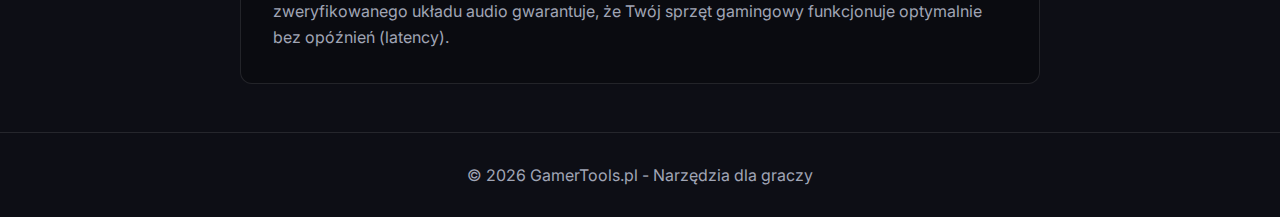
<file: test-mikrofonu/index.html>
<!DOCTYPE html>
<html lang="pl">
<head>
    <meta charset="UTF-8">
    <meta name="viewport" content="width=device-width, initial-scale=1.0">
    <title>Test Mikrofonu Online - Sprawdź Swój Mikrofon | Gamer Tools</title>
    <meta name="description" content="Darmowy test mikrofonu online. Sprawdź, czy Twój mikrofon działa poprawnie, nagraj dźwięk i odsłuchaj. Idealny dla graczy, streamerów i do pracy zdalnej.">
    <meta name="keywords" content="test mikrofonu, sprawdź mikrofon, mic test, testowanie mikrofonu online, mikrofon dla graczy">
    <meta name="robots" content="index, follow">
    <link rel="canonical" href="https://narzedzia-graczy.github.io/poland/test-mikrofonu/">

    <!-- Open Graph Tags -->
    <meta property="og:title" content="Test Mikrofonu Online - Sprawdź Swój Mikrofon | Gamer Tools">
    <meta property="og:description" content="Darmowy test mikrofonu online. Sprawdź działanie, nagraj próbkę głosu. Za darmo, bez instalacji.">
    <meta property="og:type" content="website">
    <meta property="og:url" content="https://narzedzia-graczy.github.io/poland/test-mikrofonu/">

    <!-- Schema Markup -->
    <script type="application/ld+json">
    {
      "@context": "https://schema.org",
      "@type": "WebApplication",
      "name": "Test Mikrofonu Online",
      "url": "https://narzedzia-graczy.github.io/poland/test-mikrofonu/",
      "applicationCategory": "UtilityApplication",
      "operatingSystem": "All",
      "description": "Darmowe narzędzie online do sprawdzania funkcjonalności mikrofonu i rejestrowania próbek audio."
    }
    </script>

    <link href="https://fonts.googleapis.com/css2?family=Inter:wght@400;500;600;700&family=Outfit:wght@700;800&display=swap" rel="stylesheet">
    <link rel="stylesheet" href="../assets/css/style.css">

    <style>
        .tool-container {
            max-width: 800px;
            margin: 0 auto;
        }

        .visualizer-container {
            width: 100%;
            height: 200px;
            background: rgba(0, 0, 0, 0.5);
            border-radius: 12px;
            border: 1px solid var(--border-color);
            margin-bottom: 2rem;
            position: relative;
            overflow: hidden;
        }

        #visualizer {
            width: 100%;
            height: 100%;
            display: block;
        }

        .controls {
            display: flex;
            gap: 1rem;
            justify-content: center;
            flex-wrap: wrap;
        }

        .status-badge {
            display: inline-flex;
            align-items: center;
            gap: 0.5rem;
            padding: 0.5rem 1rem;
            border-radius: 20px;
            background: rgba(255, 255, 255, 0.05);
            font-size: 0.875rem;
            font-weight: 600;
            margin-bottom: 2rem;
        }

        .status-dot {
            width: 10px;
            height: 10px;
            border-radius: 50%;
            background: var(--text-muted);
        }

        .status-dot.active {
            background: var(--primary-color);
            box-shadow: 0 0 10px var(--primary-color);
            animation: pulse 1.5s infinite;
        }

        .status-dot.error {
            background: #ff3366;
            box-shadow: 0 0 10px #ff3366;
        }

        @keyframes pulse {
            0% {
                transform: scale(0.95);
                opacity: 0.8;
            }

            50% {
                transform: scale(1.1);
                opacity: 1;
            }

            100% {
                transform: scale(0.95);
                opacity: 0.8;
            }
        }

        #audioPlayback {
            width: 100%;
            margin-top: 1.5rem;
            border-radius: 30px;
            background: var(--panel-bg);
            display: none;
        }

        #audioPlayback.show {
            display: block;
        }

        /* Audio element styling webkit */
        audio::-webkit-media-controls-panel {
            background-color: var(--panel-bg);
        }

        audio::-webkit-media-controls-play-button,
        audio::-webkit-media-controls-mute-button {
            background-color: var(--primary-color);
            border-radius: 50%;
        }

        audio::-webkit-media-controls-current-time-display,
        audio::-webkit-media-controls-time-remaining-display {
            color: var(--text-main);
        }
    </style>
</head>

<body>

    <header>
        <a href="../" class="logo">Gamer<span>Tools</span>.pl</a>
        <nav class="nav-links">
            <a href="/poland/test-mikrofonu" class="active">Test Mikrofonu</a>
            <a href="/poland/czyszczenie-glosnika">Czyszczenie Głośnika</a>
            <a href="/poland/kolo-fortuny">Koło Fortuny</a>
        </nav>
    </header>

    <main>
        <div class="tool-container text-center">
            <h1 class="gradient-text mb-2">Test Mikrofonu Online</h1>
            <p class="text-muted mb-4">Szybki i darmowy sposób na sprawdzenie, czy Twój mikrofon działa prawidłowo przed
                grą lub streamem.</p>

            <div class="glass-panel">
                <div class="status-badge">
                    <div class="status-dot" id="micStatusDot"></div>
                    <span id="micStatusText">Oczekuje na start</span>
                </div>

                <div class="visualizer-container">
                    <canvas id="visualizer"></canvas>
                </div>

                <div class="controls">
                    <button class="btn btn-primary" id="btnStart">
                        <svg width="20" height="20" viewBox="0 0 24 24" fill="none" stroke="currentColor" stroke-width="2" stroke-linecap="round" stroke-linejoin="round">
                            <path d="M12 1a3 3 0 0 0-3 3v8a3 3 0 0 0 6 0V4a3 3 0 0 0-3-3z"></path>
                            <path d="M19 10v2a7 7 0 0 1-14 0v-2"></path>
                            <line x1="12" y1="19" x2="12" y2="23"></line>
                            <line x1="8" y1="23" x2="16" y2="23"></line>
                        </svg>
                        Rozpocznij Test
                    </button>
                    <button class="btn btn-secondary" id="btnStop" disabled>
                        <svg width="20" height="20" viewBox="0 0 24 24" fill="none" stroke="currentColor" stroke-width="2" stroke-linecap="round" stroke-linejoin="round">
                            <rect x="3" y="3" width="18" height="18" rx="2" ry="2"></rect>
                        </svg>
                        Zatrzymaj i Odsłuchaj
                    </button>
                </div>

                <audio id="audioPlayback" controls></audio>
            </div>

            <div style="margin-top: 3rem; text-align: left; background: rgba(0,0,0,0.2); padding: 2rem; border-radius: 12px; border: 1px solid var(--border-color);">
                <h2 class="mb-2">Kompleksowy Test Mikrofonu Online</h2>
                <p style="color: var(--text-muted); line-height: 1.6; margin-bottom: 1rem;">
                    Niezawodna komunikacja to podstawa podczas rozgrywek wieloosobowych, streamowania oraz spotkań
                    online. Nasz <strong>test mikrofonu online</strong> to darmowe narzędzie, które pozwala na szybkie i
                    bezproblemowe <strong>sprawdzanie mikrofonu</strong> bezpośrednio z poziomu przeglądarki
                    internetowej. Nie wymaga instalacji żadnego dodatkowego oprogramowania. Jeśli chcesz upewnić się, że
                    Twoja drużyna lub widzowie będą Cię wyraźnie słyszeć, ten <strong>mic test</strong> dostarczy Ci
                    wszystkich niezbędnych informacji.
                </p>

                <h3 class="mb-2" style="color: var(--primary-color); margin-top: 2rem;">Kluczowe funkcje narzędzia do
                    testowania</h3>
                <p style="color: var(--text-muted); line-height: 1.6; margin-bottom: 1rem;">
                    Aplikacja oferuje zintegrowaną wizualizację fal dźwiękowych. Dzięki temu przeprowadzana
                    <strong>kontrola głosu</strong> opiera się nie tylko na słuchu, ale również na danych wizualnych.
                    Rejestrowanie dźwięku v czasie rzeczywistym pozwala wyłapać ewentualne opóźnienia, trzaski lub
                    zakłócenia z otoczenia, które mogą wpływać na końcową jakość transmisji. Narzędzie zostało stworzone
                    m.in po to, aby omijać potrzebę skomplikowanych weryfikacji sprzętowych w panelach systemowych.
                </p>

                <h3 class="mb-2" style="color: var(--primary-color); margin-top: 2rem;">Jak poprawnie przeprowadzić test
                    mikrofonu?</h3>
                <ul style="color: var(--text-muted); line-height: 1.6; padding-left: 1.5rem; margin-bottom: 1.5rem;">
                    <li><strong>Zainicjowanie testu:</strong> Kliknij przycisk "Rozpocznij Test", znajdujący się głównej
                        konsoli aplikacji.</li>
                    <li><strong>Przyznanie uprawnień:</strong> Wyskakujące okno przeglądarki poprosi o dostęp do
                        urządzenia nagrywającego. Należy zaakceptować ten komunikat, aby narzędzie mogło rozpocząć pracę
                        i analizowanie Twojego strumienia <strong>nagrywanie audio</strong>.</li>
                    <li><strong>Rejestracja i wizualizacja:</strong> Powiedz kilka zdań do mikrofonu używając swojego
                        standardowego natężenia głosu. Dynamiczna, zielona fala na wielkim ekranie potwierdza, że
                        <strong>sprawdzanie sprzętu</strong> przebiega prawidłowo i urządzenie sprawnie odbiera sygnał
                        sprzętowy, weryfikując pełnowartościowy <strong>test mikrofonu</strong>.
                    </li>
                    <li><strong>Odtworzenie próbki:</strong> Po kilkusekundowej próbie kliknij "Zatrzymaj i Odsłuchaj",
                        aby zamknąć połączenie i zakończyć rejestrację. System natychmiast wygeneruje odtwarzacz dźwięku
                        pod wizualizatorem. Odsłuchaj dokładnie swoją wypowiedź, aby wiarygodnie ocenić głośność i
                        czystość docelowego dźwięku.</li>
                </ul>
                <p style="color: var(--text-muted); line-height: 1.6;">
                    Regularne korzystanie z tego prostego narzędzia webowego przed grą w trybie wieloosobowym lub
                    rozpoczęciem nadawania na żywo oszczędzi Ci technicznych problemów. Posiadanie zweryfikowanego
                    układu audio gwarantuje, że Twój sprzęt gamingowy funkcjonuje optymalnie bez opóźnień (latency).
                </p>
            </div>
        </div>
    </main>

    <footer>
        <p>&copy; 2026 GamerTools.pl - Narzędzia dla graczy</p>
    </footer>

    <script>
        const btnStart = document.getElementById('btnStart');
        const btnStop = document.getElementById('btnStop');
        const micStatusDot = document.getElementById('micStatusDot');
        const micStatusText = document.getElementById('micStatusText');
        const canvas = document.getElementById('visualizer');
        const ctx = canvas.getContext('2d');
        const audioPlayback = document.getElementById('audioPlayback');

        let audioContext;
        let analyser;
        let microphone;
        let stream;
        let animationId;

        let mediaRecorder;
        let audioChunks = [];

        function initCanvas() {
            canvas.width = canvas.parentElement.clientWidth;
            canvas.height = canvas.parentElement.clientHeight;
            drawIdleLine();
        }

        window.addEventListener('resize', initCanvas);
        // Initial setup
        setTimeout(initCanvas, 100);

        function drawIdleLine() {
            ctx.clearRect(0, 0, canvas.width, canvas.height);
            ctx.beginPath();
            ctx.moveTo(0, canvas.height / 2);
            ctx.lineTo(canvas.width, canvas.height / 2);
            ctx.strokeStyle = '#a0a5b5';
            ctx.lineWidth = 2;
            ctx.stroke();
        }

        async function startMic() {
            audioPlayback.classList.remove('show');
            try {
                stream = await navigator.mediaDevices.getUserMedia({ audio: true });

                audioContext = new (window.AudioContext || window.webkitAudioContext)();
                analyser = audioContext.createAnalyser();
                analyser.fftSize = 2048;

                microphone = audioContext.createMediaStreamSource(stream);
                microphone.connect(analyser);

                micStatusDot.className = 'status-dot active';
                micStatusText.textContent = 'Trwa nagrywanie... Mów!';
                btnStart.disabled = true;
                btnStop.disabled = false;

                // Set up recorder
                mediaRecorder = new MediaRecorder(stream);
                mediaRecorder.ondataavailable = event => {
                    audioChunks.push(event.data);
                };
                mediaRecorder.onstop = () => {
                    const audioBlob = new Blob(audioChunks, { type: 'audio/webm' });
                    const audioUrl = URL.createObjectURL(audioBlob);
                    audioPlayback.src = audioUrl;
                    audioPlayback.classList.add('show');
                };

                audioChunks = [];
                mediaRecorder.start();

                drawVisualizer();
            } catch (err) {
                console.error('Błąd dostępu do mikrofonu:', err);
                micStatusDot.className = 'status-dot error';
                micStatusText.textContent = 'Brak dostępu do mikrofonu! Sprawdź uprawnienia.';
            }
        }

        function stopMic() {
            if (stream) {
                stream.getTracks().forEach(track => track.stop());
            }
            if (audioContext) {
                audioContext.close();
            }
            if (animationId) {
                cancelAnimationFrame(animationId);
            }
            if (mediaRecorder && mediaRecorder.state !== 'inactive') {
                mediaRecorder.stop();
            }

            micStatusDot.className = 'status-dot';
            micStatusText.textContent = 'Nagrywanie zakończone. Odsłuchaj poniżej.';
            btnStart.disabled = false;
            btnStop.disabled = true;

            drawIdleLine();
        }

        function drawVisualizer() {
            if (!analyser) return;

            const bufferLength = analyser.frequencyBinCount;
            const dataArray = new Uint8Array(bufferLength);

            analyser.getByteTimeDomainData(dataArray);

            ctx.fillStyle = 'rgba(0, 0, 0, 0.2)';
            ctx.fillRect(0, 0, canvas.width, canvas.height);

            ctx.lineWidth = 3;
            ctx.strokeStyle = '#00ff88'; // Primary color

            ctx.beginPath();

            const sliceWidth = canvas.width * 1.0 / bufferLength;
            let x = 0;

            for (let i = 0; i < bufferLength; i++) {
                const v = dataArray[i] / 128.0;
                const y = v * canvas.height / 2;

                if (i === 0) {
                    ctx.moveTo(x, y);
                } else {
                    ctx.lineTo(x, y);
                }

                x += sliceWidth;
            }

            ctx.lineTo(canvas.width, canvas.height / 2);
            ctx.stroke();

            // Add glow effect
            ctx.shadowBlur = 15;
            ctx.shadowColor = '#00ff88';
            ctx.stroke();
            ctx.shadowBlur = 0;

            animationId = requestAnimationFrame(drawVisualizer);
        }

        btnStart.addEventListener('click', startMic);
        btnStop.addEventListener('click', stopMic);
    </script>
</body>
</html>
</file>
<file: assets/css/style.css>
:root {
  --bg-color: #0d0e15;
  --panel-bg: rgba(20, 22, 33, 0.7);
  --primary-color: #00ff88; /* Neon Green */
  --primary-hover: #00cc6a;
  --secondary-color: #b500ff; /* Neon Purple */
  --text-main: #ffffff;
  --text-muted: #a0a5b5;
  --border-color: rgba(255, 255, 255, 0.1);
  --glass-shadow: 0 8px 32px 0 rgba(0, 0, 0, 0.37);
  --neon-glow: 0 0 10px rgba(0, 255, 136, 0.5), 0 0 20px rgba(0, 255, 136, 0.3);
  --neon-glow-purple: 0 0 10px rgba(181, 0, 255, 0.5), 0 0 20px rgba(181, 0, 255, 0.3);
}

* {
  box-sizing: border-box;
  margin: 0;
  padding: 0;
  font-family: 'Inter', 'Outfit', sans-serif;
}

body {
  background-color: var(--bg-color);
  color: var(--text-main);
  background-image: 
    radial-gradient(circle at 15% 50%, rgba(0, 255, 136, 0.05), transparent 25%),
    radial-gradient(circle at 85% 30%, rgba(181, 0, 255, 0.05), transparent 25%);
  min-height: 100vh;
  display: flex;
  flex-direction: column;
}

/* Glassmorphism Panel */
.glass-panel {
  background: var(--panel-bg);
  backdrop-filter: blur(12px);
  -webkit-backdrop-filter: blur(12px);
  border: 1px solid var(--border-color);
  border-radius: 16px;
  box-shadow: var(--glass-shadow);
  padding: 2rem;
}

/* Typography */
h1, h2, h3 {
  font-weight: 700;
  letter-spacing: -0.5px;
}

h1.gradient-text {
  background: linear-gradient(90deg, var(--primary-color), var(--secondary-color));
  -webkit-background-clip: text;
  -webkit-text-fill-color: transparent;
  display: inline-block;
}

.text-center { text-align: center; }
.mb-1 { margin-bottom: 0.5rem; }
.mb-2 { margin-bottom: 1rem; }
.mb-3 { margin-bottom: 1.5rem; }
.mb-4 { margin-bottom: 2rem; }

/* Buttons */
.btn {
  background: transparent;
  color: var(--text-main);
  border: 1px solid var(--border-color);
  padding: 0.75rem 1.5rem;
  border-radius: 8px;
  font-size: 1rem;
  font-weight: 600;
  cursor: pointer;
  transition: all 0.3s ease;
  display: inline-flex;
  align-items: center;
  justify-content: center;
  gap: 0.5rem;
  text-transform: uppercase;
  letter-spacing: 1px;
}

.btn:hover {
  background: rgba(255, 255, 255, 0.05);
}

.btn-primary {
  background: var(--primary-color);
  color: #000;
  border: none;
  box-shadow: var(--neon-glow);
}

.btn-primary:hover {
  background: var(--primary-hover);
  box-shadow: 0 0 15px rgba(0, 255, 136, 0.7), 0 0 30px rgba(0, 255, 136, 0.5);
  transform: translateY(-2px);
}

.btn-secondary {
  border-color: var(--secondary-color);
  color: var(--secondary-color);
}

.btn-secondary:hover {
  background: rgba(181, 0, 255, 0.1);
  box-shadow: var(--neon-glow-purple);
}

.btn:disabled {
  opacity: 0.5;
  cursor: not-allowed;
  transform: none;
  box-shadow: none;
}

/* Header/Navbar */
header {
  padding: 1.5rem 2rem;
  border-bottom: 1px solid var(--border-color);
  display: flex;
  justify-content: space-between;
  align-items: center;
  background: rgba(13, 14, 21, 0.8);
  backdrop-filter: blur(10px);
  position: sticky;
  top: 0;
  z-index: 100;
}

.logo {
  font-size: 1.5rem;
  font-weight: 800;
  color: var(--text-main);
  text-decoration: none;
  display: flex;
  align-items: center;
  gap: 0.5rem;
}

.logo span {
  color: var(--primary-color);
}

.nav-links {
  display: flex;
  gap: 1.5rem;
}

.nav-links a {
  color: var(--text-muted);
  text-decoration: none;
  font-weight: 500;
  transition: color 0.2s;
}

.nav-links a:hover, .nav-links a.active {
  color: var(--primary-color);
}

/* Main Container */
main {
  flex: 1;
  padding: 3rem 1rem;
  max-width: 1200px;
  margin: 0 auto;
  width: 100%;
}

/* Footer */
footer {
  text-align: center;
  padding: 2rem;
  border-top: 1px solid var(--border-color);
  color: var(--text-muted);
}

/* Responsive */
@media (max-width: 768px) {
  header {
    flex-direction: column;
    gap: 1rem;
  }
}
</file>
